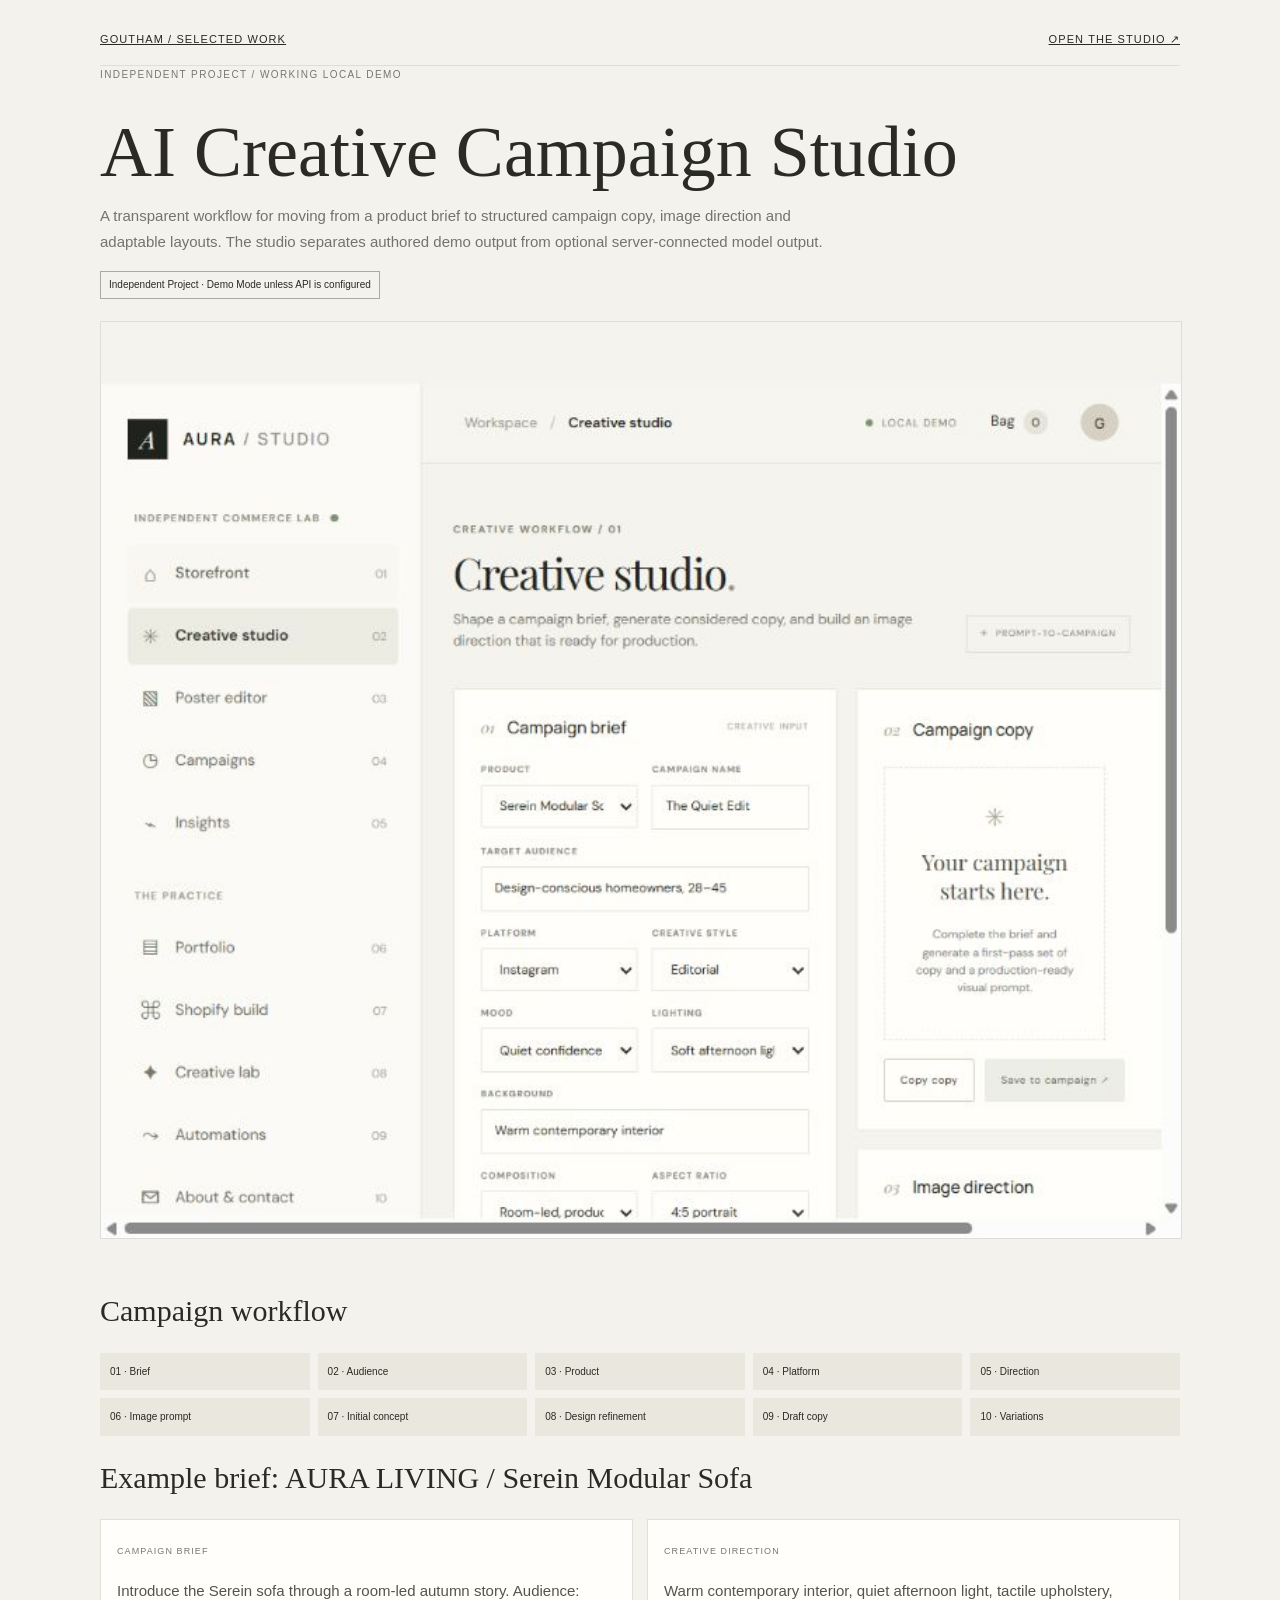
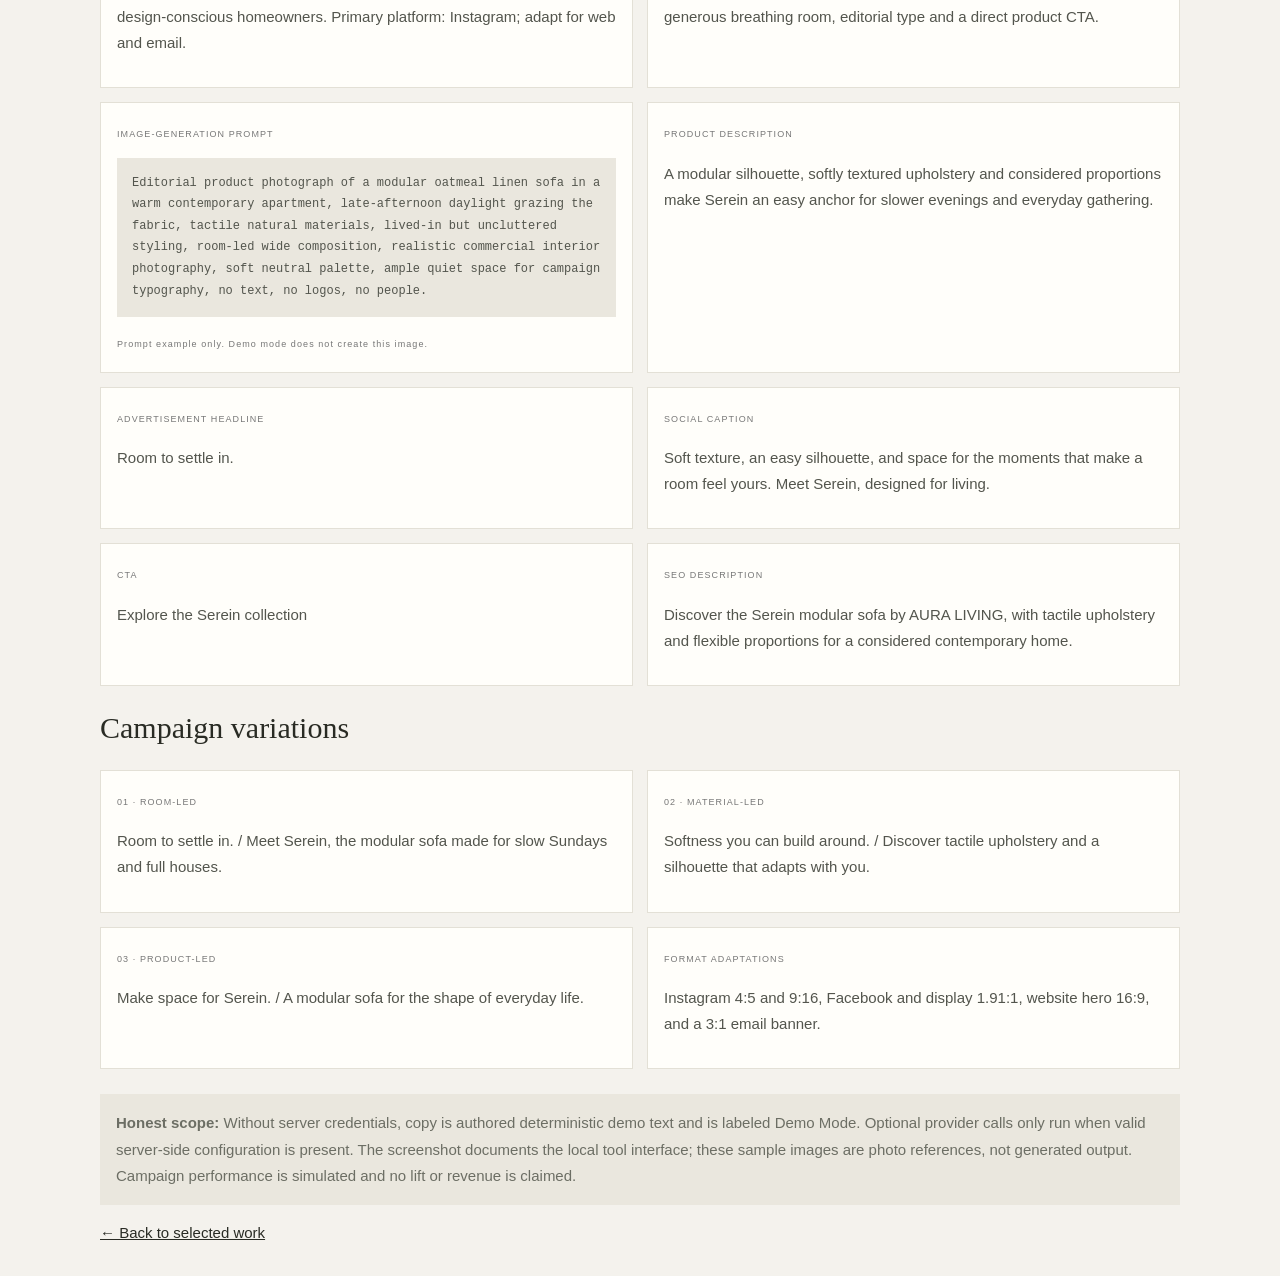
<file: static/case-studies/ai-creative-campaign-studio.html>
<!doctype html><html lang="en"><head><meta charset="utf-8"><meta name="viewport" content="width=device-width"><title>AI Creative Campaign Studio — Independent Project</title><style>body{max-width:1080px;margin:30px auto;padding:0 5vw;background:#f4f2ed;color:#292b24;font:15px/1.75 Arial}a{color:inherit}nav{display:flex;justify-content:space-between;border-bottom:1px solid #ddd;padding-bottom:16px;font-size:11px;letter-spacing:.1em}.eyebrow{font-size:10px;letter-spacing:.14em;color:#777}h1{font:clamp(42px,8vw,72px)/1 Georgia;margin:32px 0 14px}h2{font:30px Georgia}.lede{max-width:760px;color:#72746a}.shot{width:100%;height:auto;margin:22px 0;border:1px solid #ddd}.label{display:inline-block;padding:4px 8px;border:1px solid #aaa;font-size:10px}.grid{display:grid;grid-template-columns:1fr 1fr;gap:14px}.panel{background:#fffefa;border:1px solid #e3e0d6;padding:16px}.panel small{font-size:9px;letter-spacing:.12em;color:#777}.panel p{color:#53554d}.prompt{white-space:pre-wrap;background:#eae7de;padding:15px;font:12px/1.8 Consolas,monospace}.steps{display:grid;grid-template-columns:repeat(5,1fr);gap:8px}.steps span{background:#eae7de;padding:10px;font-size:10px}.note{background:#eae7de;padding:16px;margin-top:25px;color:#6c6e64}@media(max-width:700px){.grid{grid-template-columns:1fr}.steps{grid-template-columns:repeat(2,1fr)}}</style></head><body><nav><a href="../index.html#portfolio">GOUTHAM / SELECTED WORK</a><a href="../index.html">OPEN THE STUDIO ↗</a></nav><div class="eyebrow">INDEPENDENT PROJECT / WORKING LOCAL DEMO</div><h1>AI Creative Campaign Studio</h1><p class="lede">A transparent workflow for moving from a product brief to structured campaign copy, image direction and adaptable layouts. The studio separates authored demo output from optional server-connected model output.</p><span class="label">Independent Project · Demo Mode unless API is configured</span><img class="shot" src="../screenshots/creative-studio.jpg" alt="Screenshot of the local campaign brief and creative workflow interface"><h2>Campaign workflow</h2><div class="steps"><span>01 · Brief</span><span>02 · Audience</span><span>03 · Product</span><span>04 · Platform</span><span>05 · Direction</span><span>06 · Image prompt</span><span>07 · Initial concept</span><span>08 · Design refinement</span><span>09 · Draft copy</span><span>10 · Variations</span></div><h2>Example brief: AURA LIVING / Serein Modular Sofa</h2><div class="grid"><article class="panel"><small>CAMPAIGN BRIEF</small><p>Introduce the Serein sofa through a room-led autumn story. Audience: design-conscious homeowners. Primary platform: Instagram; adapt for web and email.</p></article><article class="panel"><small>CREATIVE DIRECTION</small><p>Warm contemporary interior, quiet afternoon light, tactile upholstery, generous breathing room, editorial type and a direct product CTA.</p></article><article class="panel"><small>IMAGE-GENERATION PROMPT</small><p class="prompt">Editorial product photograph of a modular oatmeal linen sofa in a warm contemporary apartment, late-afternoon daylight grazing the fabric, tactile natural materials, lived-in but uncluttered styling, room-led wide composition, realistic commercial interior photography, soft neutral palette, ample quiet space for campaign typography, no text, no logos, no people.</p><small>Prompt example only. Demo mode does not create this image.</small></article><article class="panel"><small>PRODUCT DESCRIPTION</small><p>A modular silhouette, softly textured upholstery and considered proportions make Serein an easy anchor for slower evenings and everyday gathering.</p></article><article class="panel"><small>ADVERTISEMENT HEADLINE</small><p>Room to settle in.</p></article><article class="panel"><small>SOCIAL CAPTION</small><p>Soft texture, an easy silhouette, and space for the moments that make a room feel yours. Meet Serein, designed for living.</p></article><article class="panel"><small>CTA</small><p>Explore the Serein collection</p></article><article class="panel"><small>SEO DESCRIPTION</small><p>Discover the Serein modular sofa by AURA LIVING, with tactile upholstery and flexible proportions for a considered contemporary home.</p></article></div><h2>Campaign variations</h2><div class="grid"><article class="panel"><small>01 · ROOM-LED</small><p>Room to settle in. / Meet Serein, the modular sofa made for slow Sundays and full houses.</p></article><article class="panel"><small>02 · MATERIAL-LED</small><p>Softness you can build around. / Discover tactile upholstery and a silhouette that adapts with you.</p></article><article class="panel"><small>03 · PRODUCT-LED</small><p>Make space for Serein. / A modular sofa for the shape of everyday life.</p></article><article class="panel"><small>FORMAT ADAPTATIONS</small><p>Instagram 4:5 and 9:16, Facebook and display 1.91:1, website hero 16:9, and a 3:1 email banner.</p></article></div><p class="note"><strong>Honest scope:</strong> Without server credentials, copy is authored deterministic demo text and is labeled Demo Mode. Optional provider calls only run when valid server-side configuration is present. The screenshot documents the local tool interface; these sample images are photo references, not generated output. Campaign performance is simulated and no lift or revenue is claimed.</p><p><a href="../index.html#portfolio">← Back to selected work</a></p></body></html>
</file>
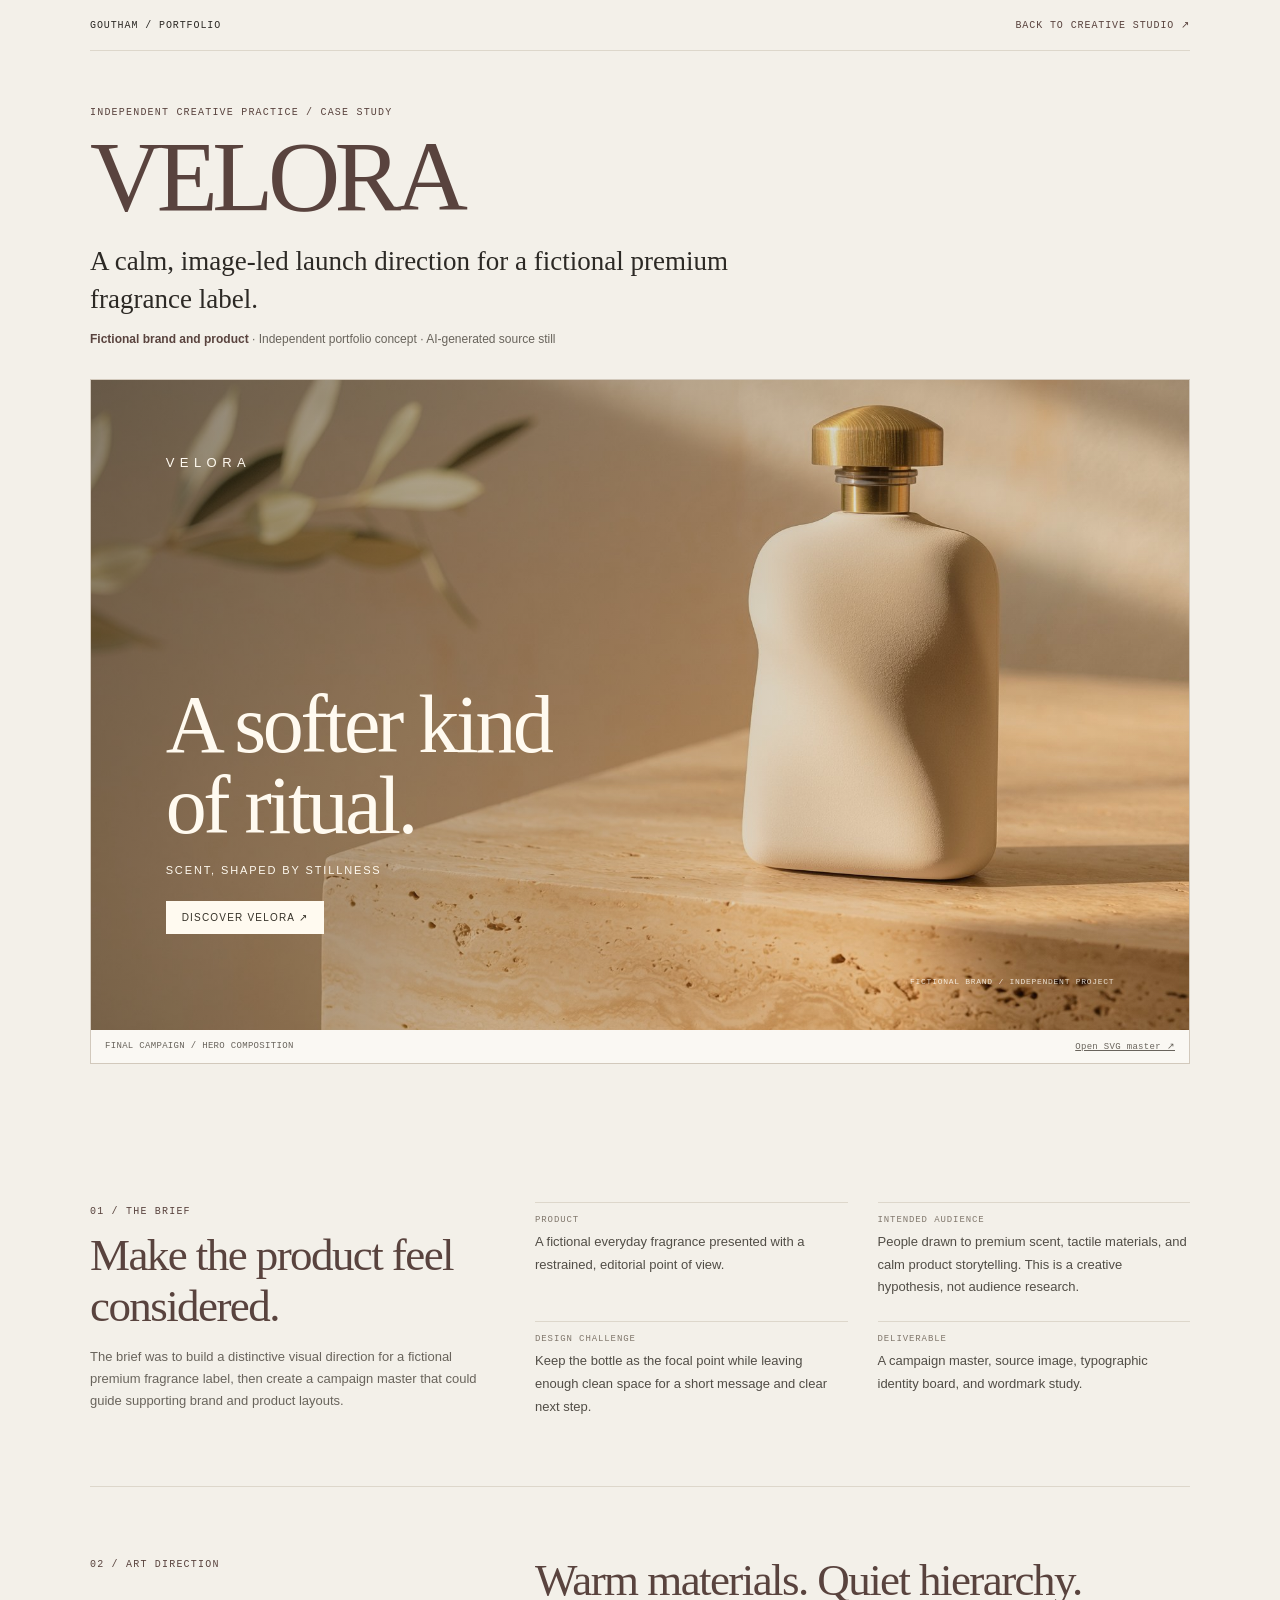
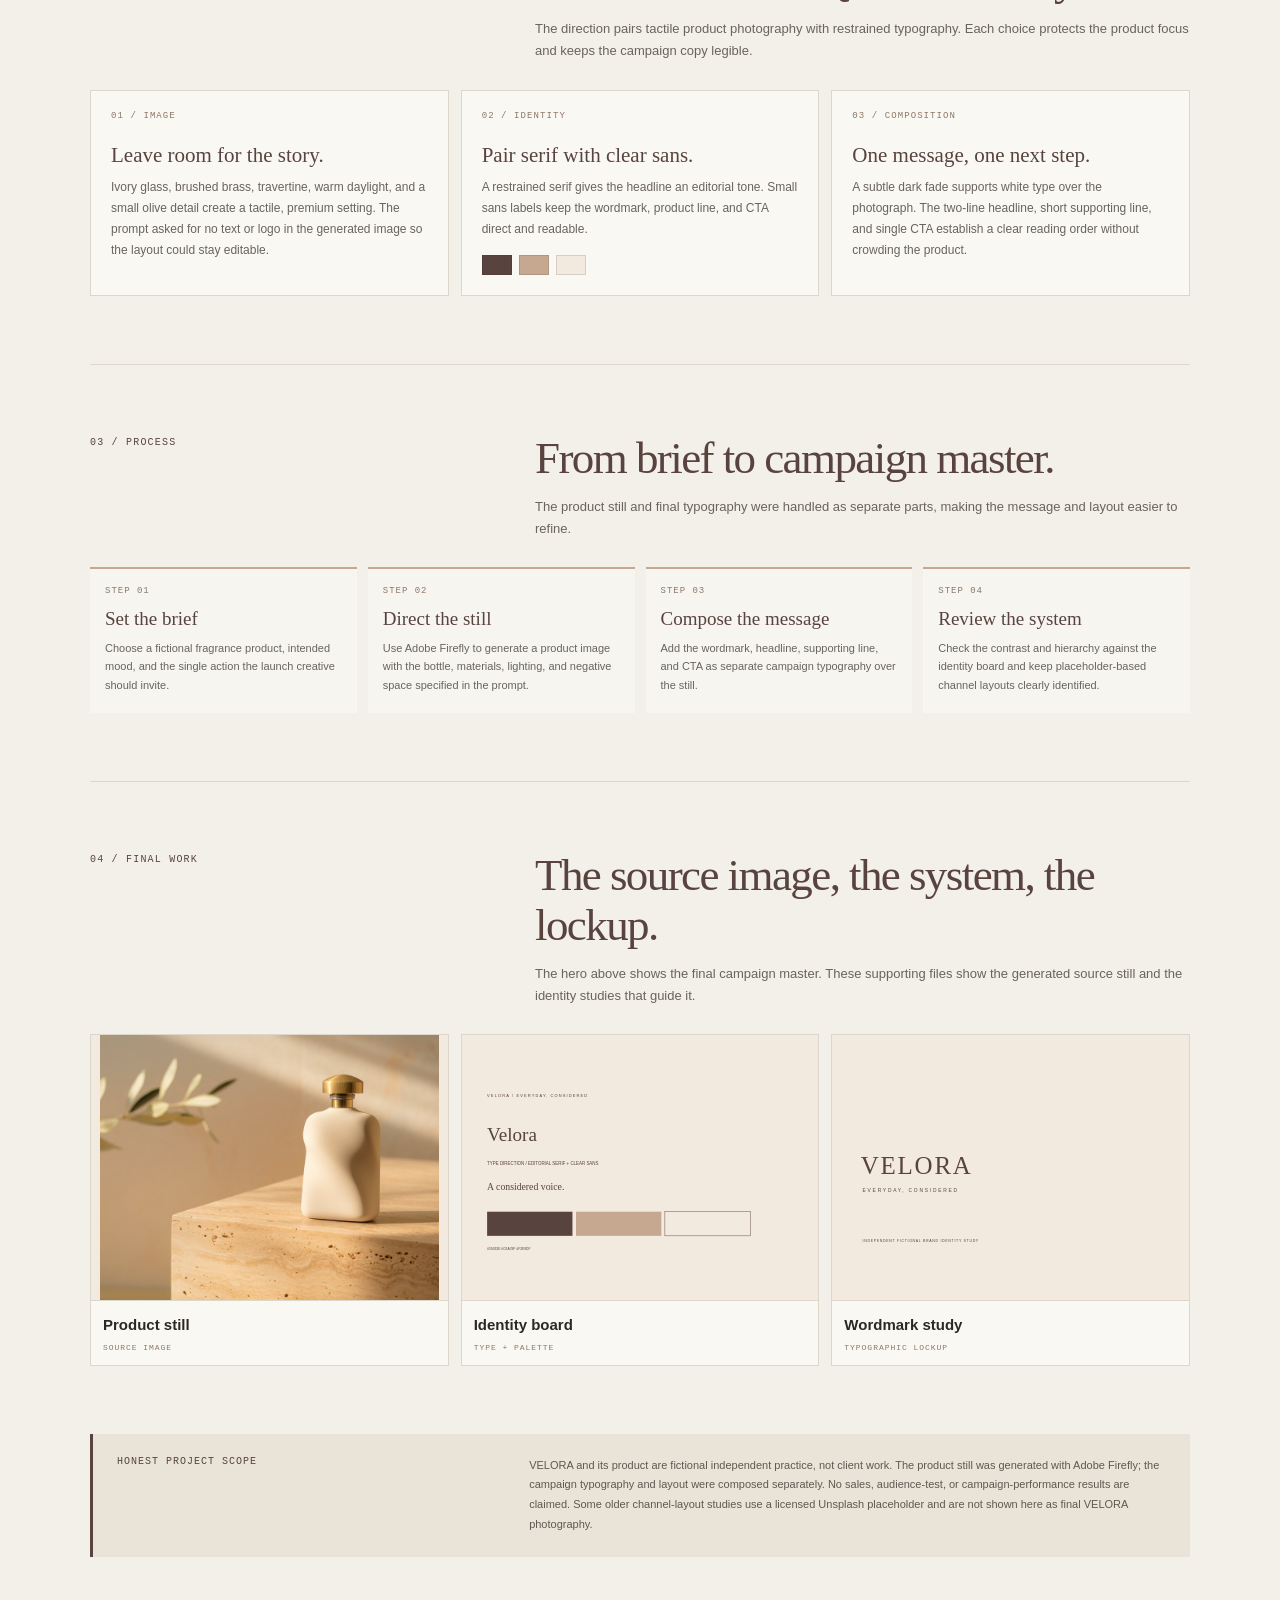
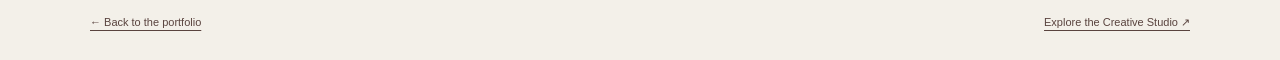
<file: static/case-studies/velora.html>
<!doctype html>
<html lang="en">
<head>
  <meta charset="utf-8">
  <meta name="viewport" content="width=device-width, initial-scale=1">
  <meta name="description" content="An independent VELORA fragrance campaign concept: brief, art direction, creative decisions, and final campaign assets.">
  <meta name="color-scheme" content="light">
  <title>VELORA — Campaign Case Study</title>
  <style>
    :root{color-scheme:light;--paper:#f3f0e9;--surface:#faf8f3;--ink:#2c2925;--soft:#69645c;--line:#ddd7cb;--brown:#59433e;--rose:#c6a78f;--white:#fffaf0;--mono:ui-monospace,SFMono-Regular,Consolas,monospace;--serif:Georgia,'Times New Roman',serif;--sans:Arial,Helvetica,sans-serif}
    *{box-sizing:border-box}
    html{scroll-behavior:smooth;scroll-padding-top:24px}
    body{margin:0;background:var(--paper);color:var(--ink);font:15px/1.7 var(--sans);-webkit-font-smoothing:antialiased}
    a{color:inherit}
    a:focus-visible{outline:3px solid #82614d;outline-offset:4px}
    .skip-link{position:absolute;top:-60px;left:18px;padding:9px 13px;background:var(--ink);color:white;z-index:2}
    .skip-link:focus{top:12px}
    .site-shell{width:min(1100px,calc(100% - 48px));margin:0 auto}
    .site-nav{display:flex;justify-content:space-between;align-items:center;gap:18px;padding:19px 0;border-bottom:1px solid var(--line);font:10px var(--mono);letter-spacing:.09em}
    .site-nav a{text-decoration:none}
    .site-nav a:last-child{color:var(--brown)}
    .eyebrow,.section-index,.asset-type{font:10px var(--mono);letter-spacing:.12em;text-transform:uppercase;color:#80776c}
    .opening{padding:56px 0 70px}
    .opening-copy{max-width:760px;margin-bottom:30px}
    .opening-copy .eyebrow{margin:0 0 10px;color:var(--brown)}
    h1{margin:0;color:var(--brown);font:400 clamp(54px,9vw,100px)/.98 var(--serif);letter-spacing:-.055em}
    .dek{max-width:690px;margin:17px 0 10px;font:400 clamp(19px,2.4vw,27px)/1.4 var(--serif)}
    .scope-line{margin:0;color:var(--soft);font-size:12px}
    .scope-line strong{color:var(--brown);font-weight:600}
    figure{margin:0}
    .campaign-hero{overflow:hidden;border:1px solid #d2c9bc;background:#e3dace}
    .campaign-artwork{position:relative;min-height:clamp(430px,58vw,650px);overflow:hidden;background:#b7a78f}
    .campaign-artwork>img{position:absolute;inset:0;display:block;width:100%;height:100%;object-fit:cover;object-position:center}
    .campaign-artwork:after{position:absolute;inset:0;content:"";background:linear-gradient(110deg,rgba(49,41,31,.57),rgba(49,41,31,.12) 67%,rgba(49,41,31,.04))}
    .campaign-copy{position:absolute;inset:0;z-index:1;display:flex;flex-direction:column;padding:6.8%;color:var(--white)}
    .campaign-brand{font:500 13px var(--sans);letter-spacing:.42em}
    .campaign-story{max-width:700px;margin-top:auto;padding-bottom:2.2%}
    .campaign-story h2{margin:0 0 18px;color:var(--white);font:400 clamp(40px,6.4vw,82px)/.99 var(--serif);letter-spacing:-.04em}
    .campaign-story p{margin:0 0 25px;font:11px var(--sans);letter-spacing:.17em}
    .campaign-cta{display:inline-block;padding:11px 16px;background:var(--white);color:#343027;font:10px var(--sans);letter-spacing:.12em}
    .campaign-credit{position:absolute;right:6.8%;bottom:6.8%;color:rgba(255,250,240,.83);font:8px var(--mono);letter-spacing:.09em;text-align:right}
    figcaption{display:flex;justify-content:space-between;flex-wrap:wrap;gap:5px 18px;padding:11px 14px;color:var(--soft);font:9px var(--mono);letter-spacing:.035em}
    .campaign-hero figcaption{background:var(--surface)}
    .intro-grid{display:grid;grid-template-columns:.75fr 1.25fr;gap:52px;padding:68px 0;border-bottom:1px solid var(--line)}
    .section-index{display:block;margin:4px 0 13px;color:var(--brown)}
    h2{margin:0;color:var(--brown);font:400 clamp(30px,4vw,45px)/1.13 var(--serif);letter-spacing:-.035em}
    h3{margin:0;color:var(--brown);font:400 23px/1.2 var(--serif)}
    p{margin-top:0}
    .section-intro>p:last-child{max-width:390px;margin:14px 0 0;color:var(--soft);font-size:13px}
    .brief-grid{display:grid;grid-template-columns:1fr 1fr;gap:22px 30px}
    .brief-item{padding-top:12px;border-top:1px solid var(--line)}
    .brief-item span{display:block;margin-bottom:6px;color:#80776c;font:9px var(--mono);letter-spacing:.1em;text-transform:uppercase}
    .brief-item p{margin:0;color:#514d46;font-size:13px;line-height:1.75}
    .section-block{padding:68px 0;border-bottom:1px solid var(--line)}
    .section-heading{display:grid;grid-template-columns:.75fr 1.25fr;gap:52px;margin-bottom:27px}
    .section-heading>div:last-child{max-width:690px}
    .section-heading p{margin:12px 0 0;color:var(--soft);font-size:13px}
    .decision-grid{display:grid;grid-template-columns:repeat(3,minmax(0,1fr));gap:12px}
    .decision-card{min-height:190px;padding:20px;background:var(--surface);border:1px solid var(--line)}
    .decision-card span{display:block;margin-bottom:22px;color:#8c7866;font:9px var(--mono);letter-spacing:.12em}
    .decision-card h3{margin-bottom:9px;font-size:21px}
    .decision-card p{margin:0;color:var(--soft);font-size:12px;line-height:1.75}
    .palette{display:flex;gap:7px;margin-top:15px}
    .swatch{width:30px;height:20px;border:1px solid rgba(44,41,37,.14);background:var(--swatch)}
    .process-grid{display:grid;grid-template-columns:repeat(4,minmax(0,1fr));gap:11px;counter-reset:step}
    .process-step{position:relative;padding:17px 15px 18px;border-top:2px solid var(--rose);background:rgba(250,248,243,.68)}
    .process-step span{display:block;margin-bottom:12px;color:#8c7866;font:9px var(--mono);letter-spacing:.11em}
    .process-step h3{margin-bottom:8px;font-size:19px}
    .process-step p{margin:0;color:var(--soft);font-size:11px;line-height:1.7}
    .deliverables{padding:68px 0}
    .asset-grid{display:grid;grid-template-columns:repeat(3,minmax(0,1fr));gap:12px;margin-top:26px}
    .asset-card{display:block;overflow:hidden;background:var(--surface);border:1px solid var(--line);text-decoration:none;transition:transform .18s,border-color .18s}
    .asset-card:hover{transform:translateY(-3px);border-color:#a99480}
    .asset-card img{display:block;width:100%;height:auto;aspect-ratio:1.35;object-fit:contain;background:#f2e9df}
    .asset-caption{display:grid;gap:5px;min-height:65px;padding:11px 12px;border-top:1px solid var(--line)}
    .asset-card figcaption strong{color:var(--ink);font:600 11px var(--sans);letter-spacing:0}
    .asset-type{font-size:8px;color:#8c7866}
    .scope-note{display:grid;grid-template-columns:.75fr 1.25fr;gap:30px;padding:22px 24px;margin:0 0 56px;background:#e9e3d8;border-left:3px solid var(--brown)}
    .scope-note strong{color:var(--brown);font:10px var(--mono);letter-spacing:.1em;text-transform:uppercase}
    .scope-note p{margin:0;color:#5e5951;font-size:11px;line-height:1.8}
    .footer-nav{display:flex;justify-content:space-between;gap:20px;padding:0 0 30px;color:var(--brown);font-size:11px}
    .footer-nav a{text-underline-offset:4px}
    @media(max-width:760px){.opening{padding:43px 0 55px}.intro-grid,.section-heading,.scope-note{grid-template-columns:1fr;gap:22px}.decision-grid{grid-template-columns:1fr 1fr}.process-grid{grid-template-columns:1fr 1fr}.asset-grid{grid-template-columns:1fr 1fr}}
    @media(max-width:520px){.site-shell{width:calc(100% - 32px)}.site-nav{align-items:flex-start;flex-direction:column;gap:7px}.intro-grid,.section-block,.deliverables{padding:48px 0}.brief-grid,.decision-grid,.process-grid{grid-template-columns:1fr}.decision-card{min-height:0}.decision-card span{margin-bottom:13px}.campaign-artwork{min-height:510px}.campaign-copy{padding:22px}.campaign-story h2{font-size:clamp(42px,12vw,62px)}.campaign-story p{max-width:230px;line-height:1.7}.campaign-credit{right:20px;bottom:17px;max-width:120px;line-height:1.6}.asset-grid{gap:8px}.asset-card img{aspect-ratio:1.1}.footer-nav{flex-direction:column}}
    @media(prefers-reduced-motion:reduce){html{scroll-behavior:auto}.asset-card{transition:none}}
  </style>
</head>
<body>
  <a class="skip-link" href="#case-study">Skip to case study</a>
  <div class="site-shell">
    <nav class="site-nav" aria-label="Portfolio navigation">
      <a href="https://gouthammmm.github.io/goutham-portfolio/#design">GOUTHAM / PORTFOLIO</a>
      <a href="../index.html#portfolio">BACK TO CREATIVE STUDIO ↗</a>
    </nav>
    <main id="case-study">
      <header class="opening">
        <div class="opening-copy">
          <p class="eyebrow">Independent creative practice / case study</p>
          <h1>VELORA</h1>
          <p class="dek">A calm, image-led launch direction for a fictional premium fragrance label.</p>
          <p class="scope-line"><strong>Fictional brand and product</strong> · Independent portfolio concept · AI-generated source still</p>
        </div>
        <figure class="campaign-hero">
          <div class="campaign-artwork">
            <img src="../creative-assets/velora/campaign-still.jpg" width="1728" height="1344" alt="Ivory fragrance bottle with a brushed brass cap on travertine beside an olive branch." fetchpriority="high">
            <div class="campaign-copy"><span class="campaign-brand">VELORA</span><div class="campaign-story"><h2>A softer kind<br>of ritual.</h2><p>SCENT, SHAPED BY STILLNESS</p><span class="campaign-cta">DISCOVER VELORA ↗</span></div><span class="campaign-credit">FICTIONAL BRAND / INDEPENDENT PROJECT</span></div>
          </div>
          <figcaption><span>FINAL CAMPAIGN / HERO COMPOSITION</span><a href="../creative-assets/velora/campaign-launch.svg" target="_blank" rel="noreferrer">Open SVG master ↗</a></figcaption>
        </figure>
      </header>

      <section class="intro-grid" aria-labelledby="brief-title">
        <div class="section-intro">
          <span class="section-index">01 / THE BRIEF</span>
          <h2 id="brief-title">Make the product feel considered.</h2>
          <p>The brief was to build a distinctive visual direction for a fictional premium fragrance label, then create a campaign master that could guide supporting brand and product layouts.</p>
        </div>
        <div class="brief-grid">
          <article class="brief-item"><span>Product</span><p>A fictional everyday fragrance presented with a restrained, editorial point of view.</p></article>
          <article class="brief-item"><span>Intended audience</span><p>People drawn to premium scent, tactile materials, and calm product storytelling. This is a creative hypothesis, not audience research.</p></article>
          <article class="brief-item"><span>Design challenge</span><p>Keep the bottle as the focal point while leaving enough clean space for a short message and clear next step.</p></article>
          <article class="brief-item"><span>Deliverable</span><p>A campaign master, source image, typographic identity board, and wordmark study.</p></article>
        </div>
      </section>

      <section class="section-block" aria-labelledby="direction-title">
        <div class="section-heading">
          <span class="section-index">02 / ART DIRECTION</span>
          <div><h2 id="direction-title">Warm materials. Quiet hierarchy.</h2><p>The direction pairs tactile product photography with restrained typography. Each choice protects the product focus and keeps the campaign copy legible.</p></div>
        </div>
        <div class="decision-grid">
          <article class="decision-card"><span>01 / IMAGE</span><h3>Leave room for the story.</h3><p>Ivory glass, brushed brass, travertine, warm daylight, and a small olive detail create a tactile, premium setting. The prompt asked for no text or logo in the generated image so the layout could stay editable.</p></article>
          <article class="decision-card"><span>02 / IDENTITY</span><h3>Pair serif with clear sans.</h3><p>A restrained serif gives the headline an editorial tone. Small sans labels keep the wordmark, product line, and CTA direct and readable.</p><div class="palette" aria-label="VELORA identity palette"><i class="swatch" style="--swatch:#59433e" title="Deep brown"></i><i class="swatch" style="--swatch:#c6a78f" title="Warm rose"></i><i class="swatch" style="--swatch:#f2e9df" title="Soft cream"></i></div></article>
          <article class="decision-card"><span>03 / COMPOSITION</span><h3>One message, one next step.</h3><p>A subtle dark fade supports white type over the photograph. The two-line headline, short supporting line, and single CTA establish a clear reading order without crowding the product.</p></article>
        </div>
      </section>

      <section class="section-block" aria-labelledby="process-title">
        <div class="section-heading">
          <span class="section-index">03 / PROCESS</span>
          <div><h2 id="process-title">From brief to campaign master.</h2><p>The product still and final typography were handled as separate parts, making the message and layout easier to refine.</p></div>
        </div>
        <div class="process-grid">
          <article class="process-step"><span>STEP 01</span><h3>Set the brief</h3><p>Choose a fictional fragrance product, intended mood, and the single action the launch creative should invite.</p></article>
          <article class="process-step"><span>STEP 02</span><h3>Direct the still</h3><p>Use Adobe Firefly to generate a product image with the bottle, materials, lighting, and negative space specified in the prompt.</p></article>
          <article class="process-step"><span>STEP 03</span><h3>Compose the message</h3><p>Add the wordmark, headline, supporting line, and CTA as separate campaign typography over the still.</p></article>
          <article class="process-step"><span>STEP 04</span><h3>Review the system</h3><p>Check the contrast and hierarchy against the identity board and keep placeholder-based channel layouts clearly identified.</p></article>
        </div>
      </section>

      <section class="deliverables" aria-labelledby="deliverables-title">
        <div class="section-heading">
          <span class="section-index">04 / FINAL WORK</span>
          <div><h2 id="deliverables-title">The source image, the system, the lockup.</h2><p>The hero above shows the final campaign master. These supporting files show the generated source still and the identity studies that guide it.</p></div>
        </div>
        <div class="asset-grid">
          <a class="asset-card" href="../creative-assets/velora/campaign-still.jpg" target="_blank" rel="noreferrer"><img src="../creative-assets/velora/campaign-still.jpg" loading="lazy" alt="Adobe Firefly-generated ivory fragrance bottle on travertine"><span class="asset-caption"><strong>Product still</strong><span class="asset-type">SOURCE IMAGE</span></span></a>
          <a class="asset-card" href="../creative-assets/velora/identity-board.svg" target="_blank" rel="noreferrer"><img src="../creative-assets/velora/identity-board.svg" loading="lazy" alt="VELORA identity board with serif and sans typography and three brand colors"><span class="asset-caption"><strong>Identity board</strong><span class="asset-type">TYPE + PALETTE</span></span></a>
          <a class="asset-card" href="../creative-assets/velora/wordmark.svg" target="_blank" rel="noreferrer"><img src="../creative-assets/velora/wordmark.svg" loading="lazy" alt="VELORA typographic wordmark and descriptor on a cream background"><span class="asset-caption"><strong>Wordmark study</strong><span class="asset-type">TYPOGRAPHIC LOCKUP</span></span></a>
        </div>
      </section>

      <aside class="scope-note" aria-label="Project scope and image disclosure">
        <strong>Honest project scope</strong>
        <p>VELORA and its product are fictional independent practice, not client work. The product still was generated with Adobe Firefly; the campaign typography and layout were composed separately. No sales, audience-test, or campaign-performance results are claimed. Some older channel-layout studies use a licensed Unsplash placeholder and are not shown here as final VELORA photography.</p>
      </aside>
    </main>
    <footer class="footer-nav"><a href="https://gouthammmm.github.io/goutham-portfolio/#design">← Back to the portfolio</a><a href="../index.html#portfolio">Explore the Creative Studio ↗</a></footer>
  </div>
</body>
</html>
</file>
